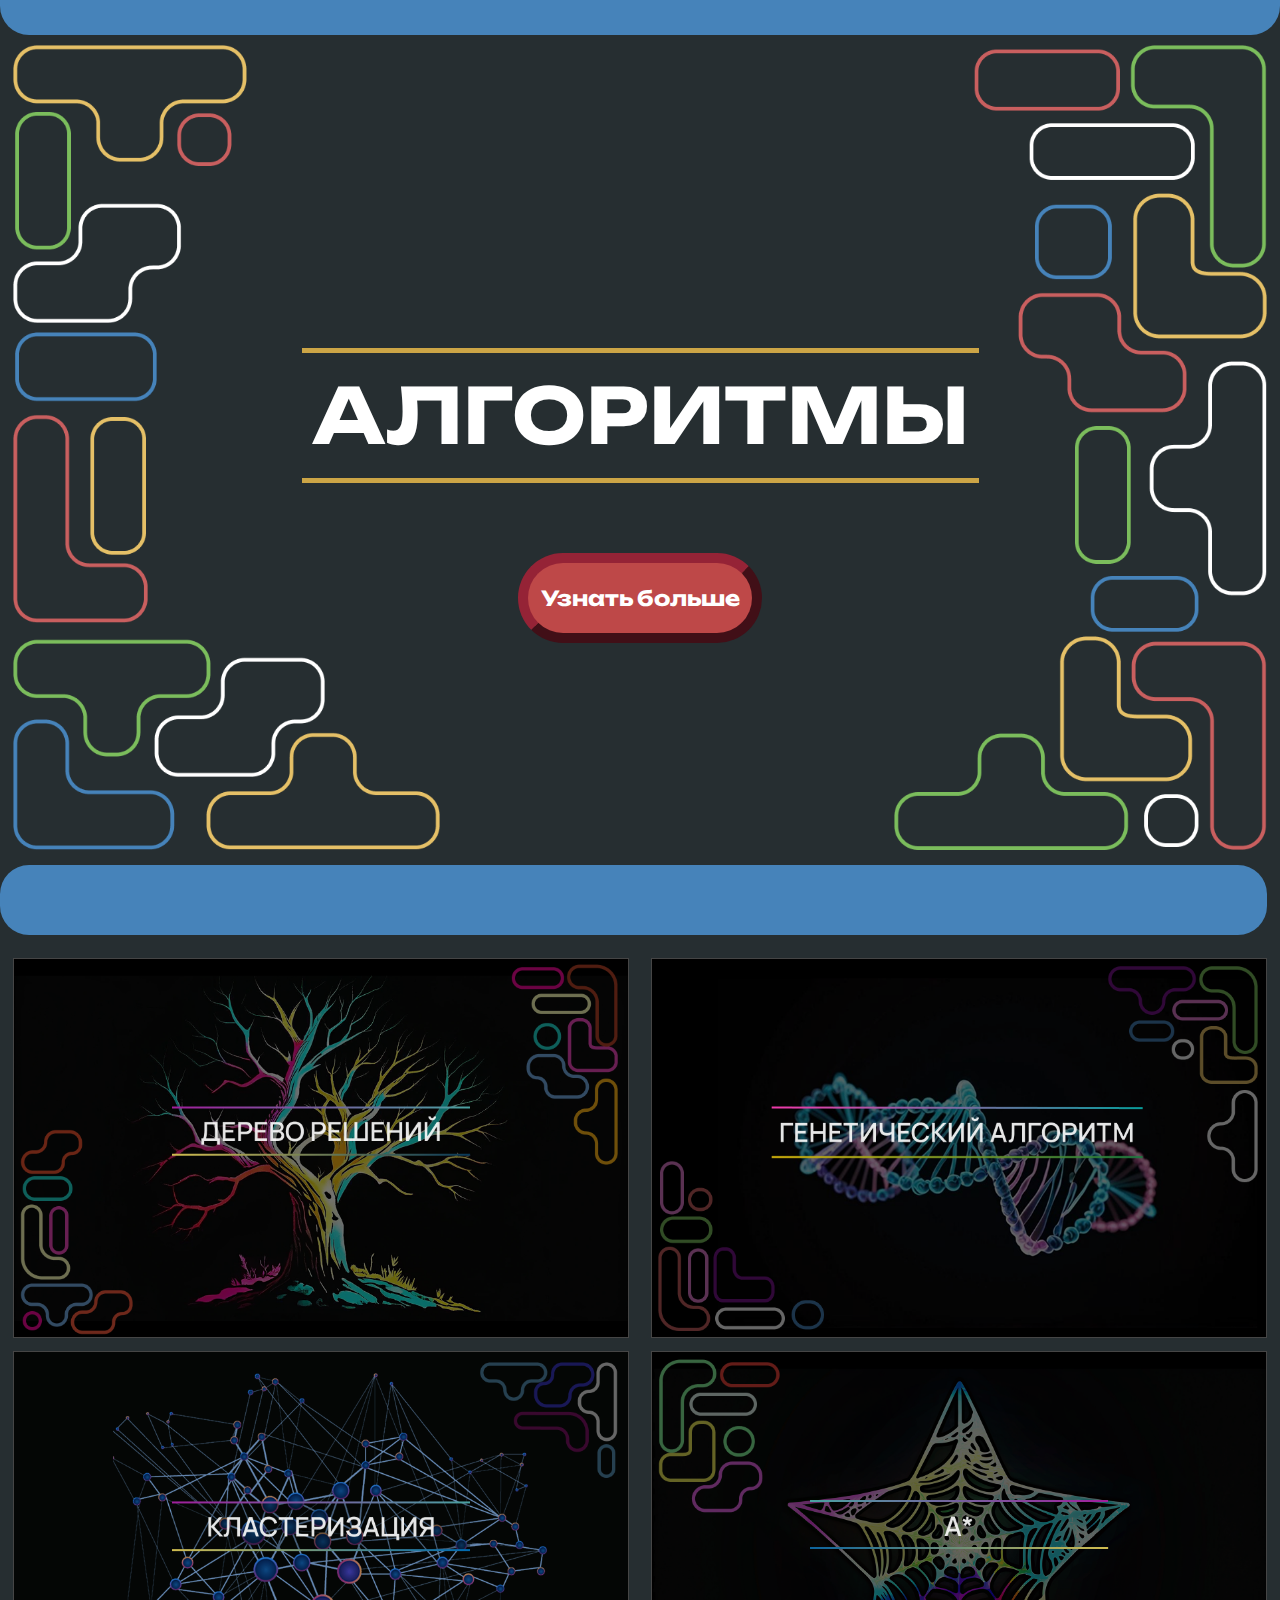
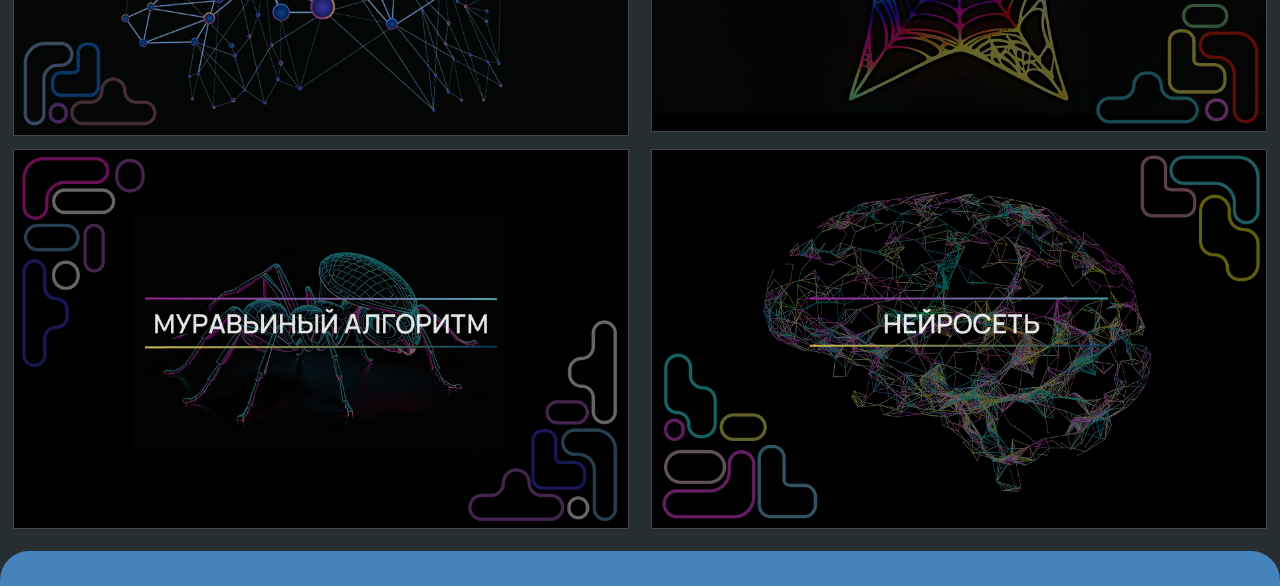
<file: index.html>
<!DOCTYPE html>
<html lang="ru">

<head>
    <meta charset="UTF-8">
    <meta name="viewport" content="width=device-width, initial-scale=1.0">
    <title>Web-Algorithms</title>
    <link rel="stylesheet" href="mainPage/main.css">
    <script src="mainPage/main.js" defer></script>
</head>

<body>
    <div class="wrapper">
        <div class="blue-line" id="top-line"></div>
        <img id="left-tetris" src="mainPage/img/leftTetris.png" alt="">

        <div class="container">
            <h1>АЛГОРИТМЫ</h1>
            <button id="learn-more">Узнать больше</button>
        </div>

        <img id="right-tetris" src="mainPage/img/rightTetris.png" alt="">
        <div class="blue-line" id="first-center-line"></div>
    </div>

    <div class="blue-line" id="second-center-line"></div>

    <div class="algorithms">
        <div class="pair ">
            <img src="mainPage/img/tree.png" alt="">
            <img src="mainPage/img/genetics.png" alt="">
        </div>

        <div class="pair">
            <img src="mainPage/img/cluster.png" alt="">
            <a href="A-STAR/index.html"><img src="mainPage/img/star.png" alt=""></a>
        </div>

        <div class="pair">
            <img src="mainPage/img/ant.png" alt="">
            <img src="mainPage/img/neural.png" alt="">
        </div>
    </div>

    <div class="blue-line" id="bottom-line"></div>
</body>

</html>
</file>
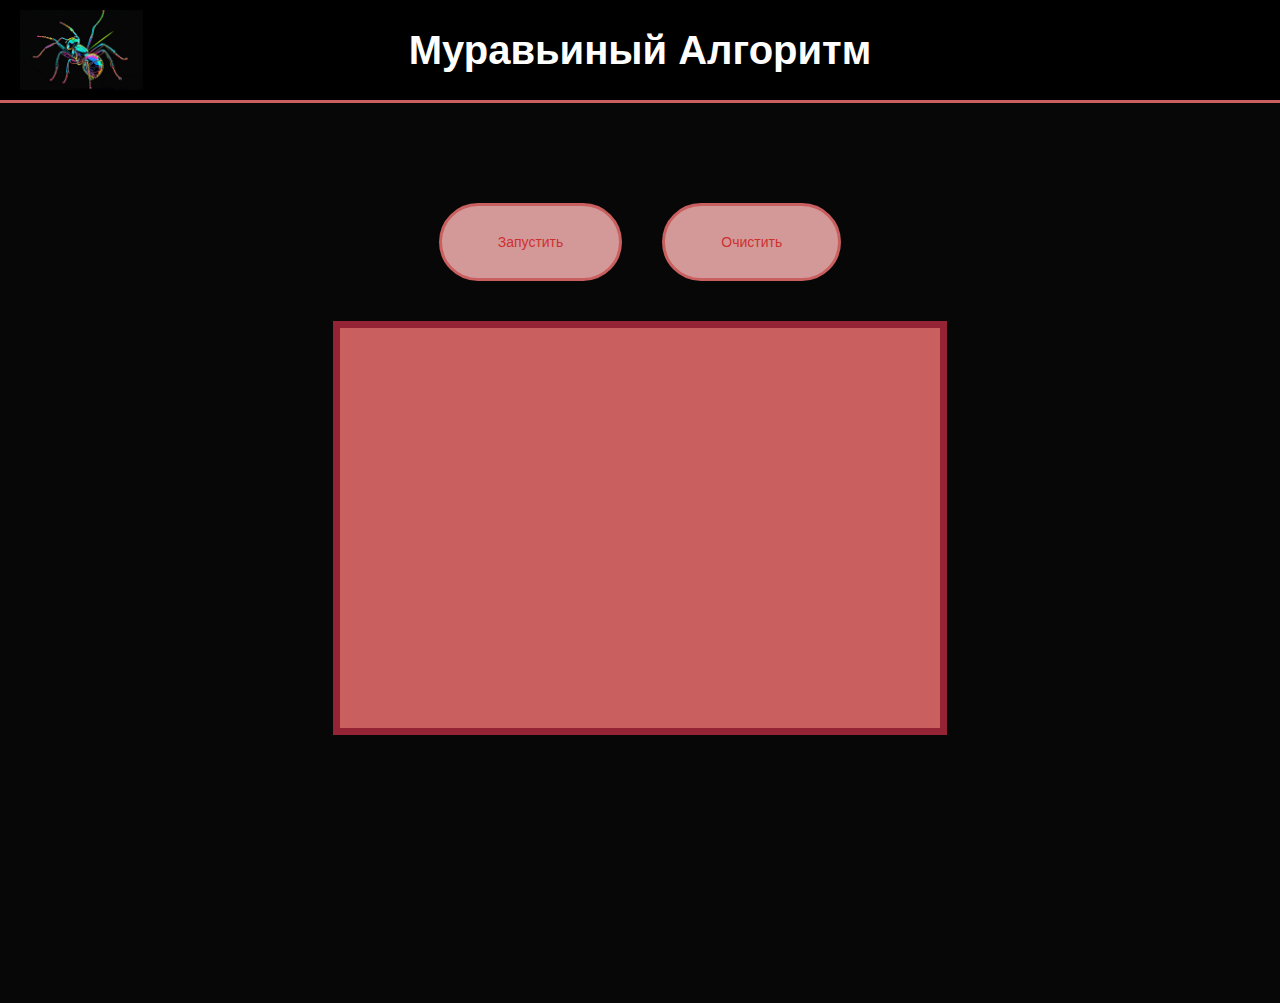
<file: antAlc/index.html>
<!DOCTYPE html>
<html lang="ru">
<head>
  <meta charset="UTF-8">
  <link rel="stylesheet" type="text/css" href="main.css">
  <title>Муравьиный Алгоритм</title>
</head>
<body>
<header>
  <div class="header-container">
    <img src="муравей.jpg" class="antHead">
    <div class="text-container">
      <h1>Муравьиный Алгоритм</h1>
    </div>
  </div>
</header>
<div class="gradient-container">
  <div class="buttons">
    <button class="buttonsFor">Запустить</button>
    <button class="buttonsFor">Очистить</button>
  </div>
  <canvas id="canVas" width="600" height="400"></canvas>
</div>
<script src="ant.js"></script>
</body>
</html>
</file>
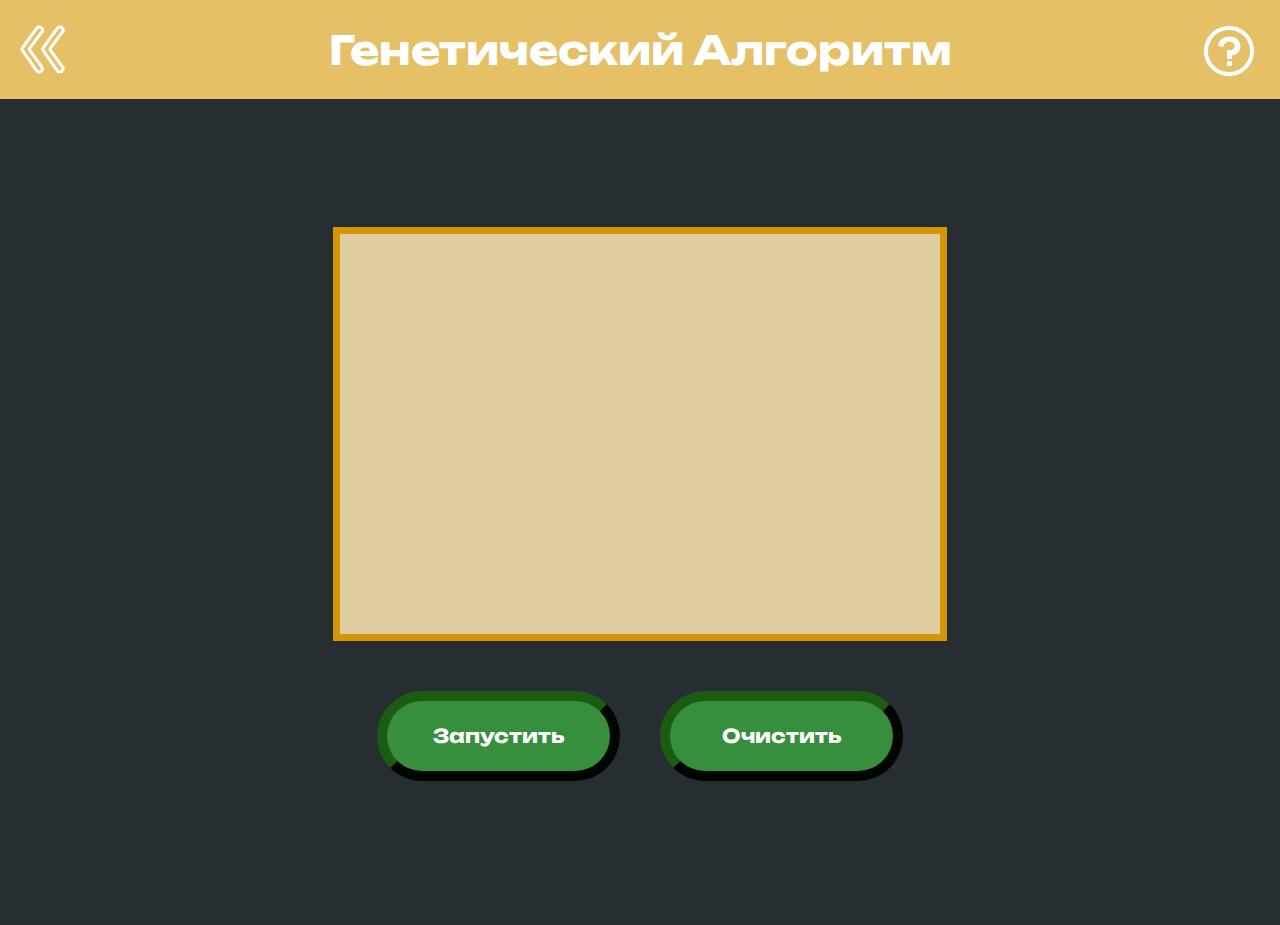
<file: genetic/index.html>
<!DOCTYPE html>
<html lang="ru">
<head>
  <meta charset="UTF-8">
  <link rel="stylesheet" type="text/css" href="main.css">
  <title>Генетический Алгоритм</title>
</head>
<body>
  <header class="header-container">
    <a href="../index.html" id="back"><img src="imgGen/back.png" alt="Назад"></a>
    <h1 class="title">Генетический Алгоритм</h1>
    <button id="learn-more"><img src="imgGen/learnMore.png" alt="Узнать больше"></button>
</header>
<div class="algorithm-container">
  <div class="buttons">
    <button class="buttonsFor">Запустить</button>
    <button class="buttonsFor">Очистить</button>
  </div>
  <div class="canvas-wrapper">
    <canvas id="canVas" width="600" height="400"></canvas>
  </div>
</div>
<div id="myNotification" class="custom-notification hidden">
    <div class="custom-notification-box">
        <p id="notificationText"></p>
        <button onclick="closeNotification()">OK</button>
    </div>
</div>
<script src="gen.js"></script>
</body>
</html>
</file>
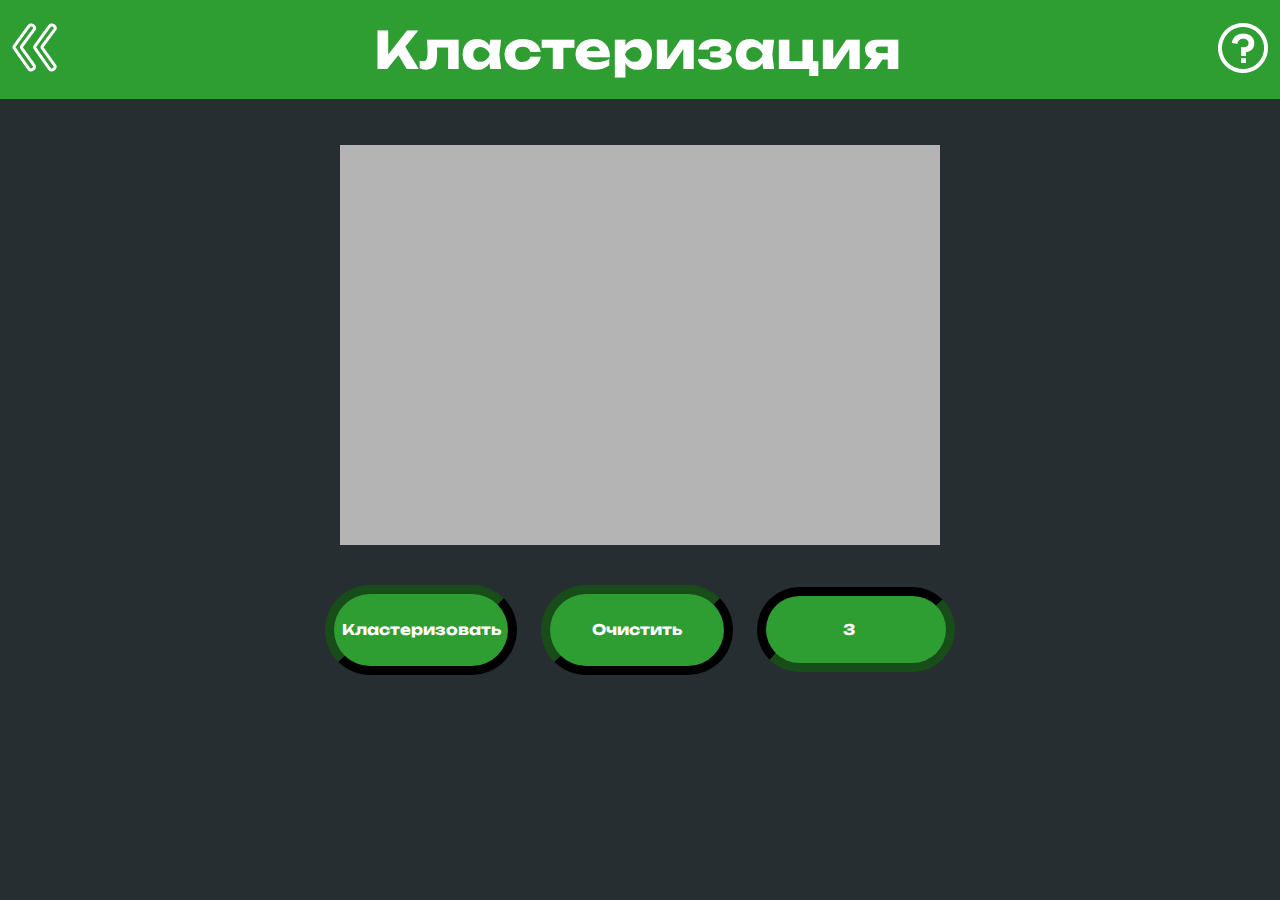
<file: cluster.html>
<!DOCTYPE html>
<html lang="ru">
<head>
    <meta charset="UTF-8">
    <title>Алгоритм кластеризация</title>
    <link rel="stylesheet" href="clusterPage/cluster.css">
</head>
<body>
    <header>
        <a href="../index.html" id="back"><img src="back.png" alt=""></a>
        <h1>Кластеризация</h1>
        <button id="learn-more"><img src="learnMore.png" alt=""></button>
    </header>

    <div class="container">
        <canvas id="canvas" width="600" height="400"></canvas>
    </div>

    <div class="controls">
        <button id="clusterButton">Кластеризовать</button>
        <button id="clearButton">Очистить</button>
        <input type="number" id="kInput" value="3" min="1">
    </div>

    <script src="clusterPage/cluster.js"></script>
</body>
</html>
</file>
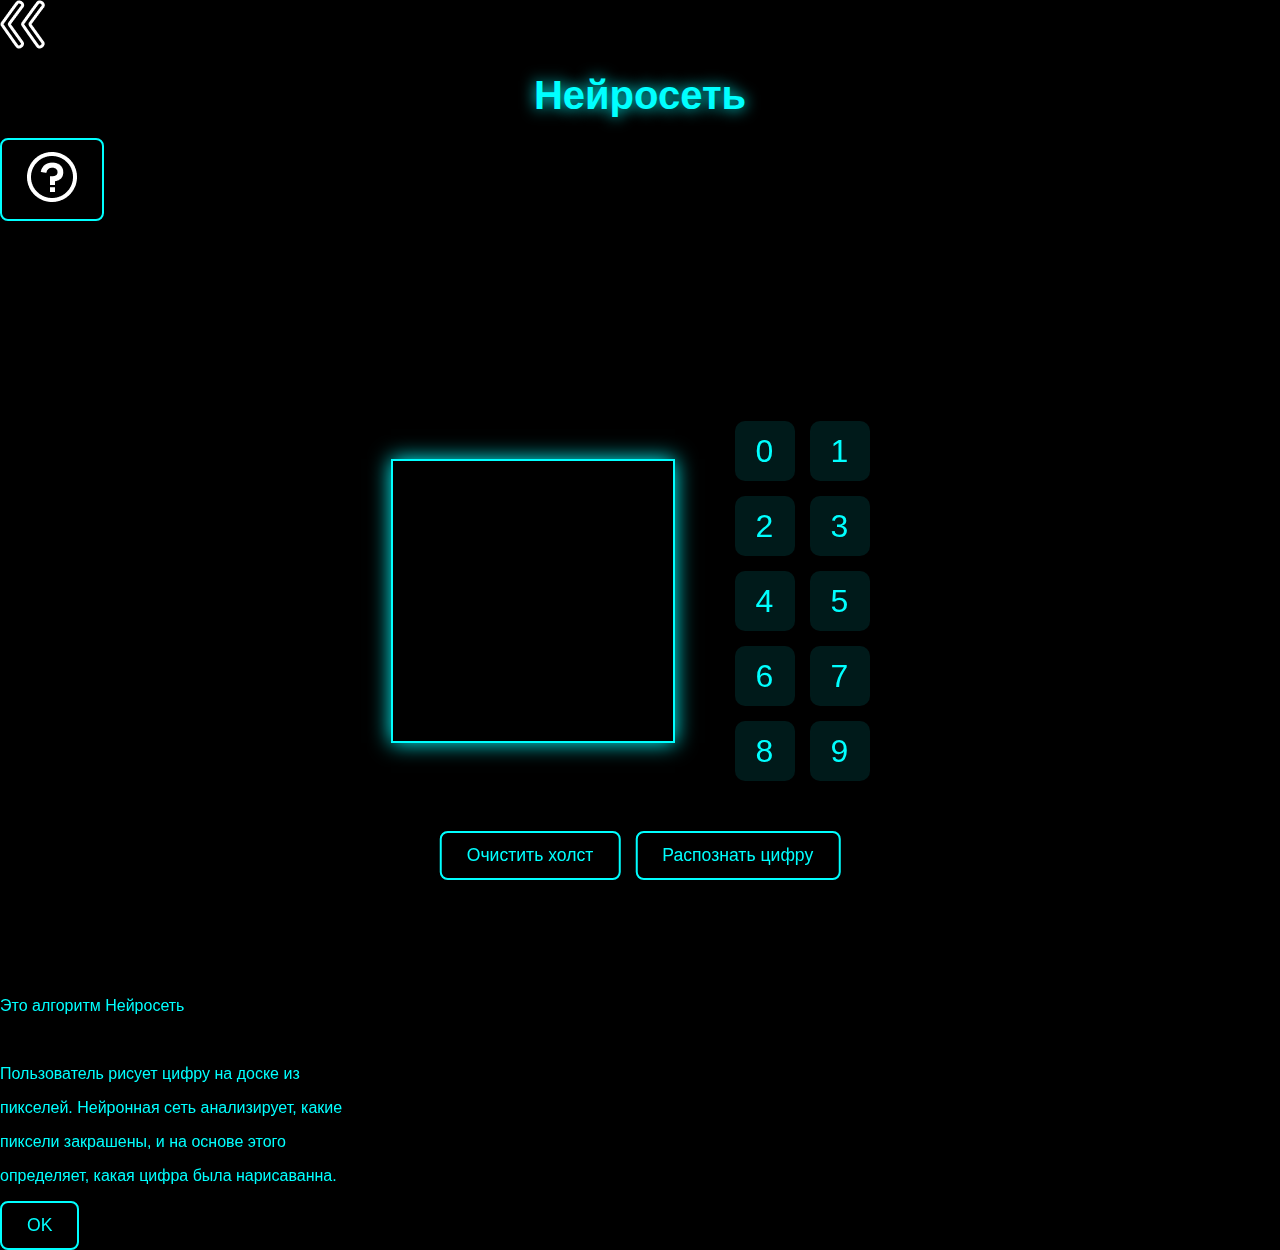
<file: neuralPage/neural.html>
<!DOCTYPE html>
<html lang="ru">
<head>
    <meta charset="UTF-8">
    <title>Алгоритм Нейросеть</title>
    <link rel="stylesheet" href="neural.css">
</head>
<body>
    <header>
        <a href="../index.html" id="back"><img src="back.png" alt=""></a>
        <h1>Нейросеть</h1>
        <button id="learn-more"><img src="learnMore.png" alt=""></button>
    </header>
    
    <div class="container">
        <canvas id="canvas" width="300" height="300"></canvas>
        <div class="digits" id="digitsContainer"></div>
    </div>
    <div class="buttons">
        <button id="clearButton">Очистить холст</button>
        <button id="recognizeButton">Распознать цифру</button>
    </div>
    <div id="notification" class="custom-notification hidden">
        <div class="custom-notification-box">
            <p>Это алгоритм Нейросеть</p>
            <br>
            <p>Пользователь рисует цифру на доске из</p>
            <p>пикселей. Нейронная сеть анализирует, какие</p>
            <p>пиксели закрашены, и на основе этого</p>
            <p>определяет, какая цифра была нарисаванна.</p>
            <button id="close-notification">OK</button>
        </div>
    </div>
    <script src="neural.js"></script>
</body>
</html>
</file>
<file: mainPage/main.css>
@import url('https://fonts.googleapis.com/css2?family=Unbounded:wght@200..900&display=swap');

* {
    margin: 0;
    padding: 0;
}

body {
    font-family: "Unbounded", sans-serif; 
    font-weight: 800;
    color: #fff;
    background-color: #262E31;
    overflow-x: hidden;
}

a {
    text-decoration: none;
}

.wrapper {
    max-width: 100dvw;
    height: 100dvh;
    position: relative;
}

#left-tetris {
    float: left;
    margin-left: 1%;
    height: calc(100% - 60px - 35px);
}

#right-tetris {
    float: right;
    margin-right: 1%;
    height: calc(100% - 60px - 35px);
}

h1 {
    font-size: 6dvw;
    text-align: center;
    border-top: 5px solid #CCA546;
    border-bottom: 5px solid #CCA546;
    padding: 15px 10px;
}

.container {
    position: absolute;
    width: 100dvw;
    height: 100dvh;
    display: flex;
    justify-content: center;
    align-items: center;
    flex-direction: column;
    gap: 70px;
}

.blue-line {
    max-width: 100dvw;
    border-top: 35px solid #4683BA;
}

#top-line {
    margin-bottom: 0.8%;
    border-bottom-right-radius: 29px;
    border-bottom-left-radius: 29px;
}

#first-center-line {
    width: 99dvw;
    position: absolute;
    bottom: 0;
    border-top-right-radius: 29px;
    border-top-left-radius: 29px;
}

.yellow-line {
    width: 43px;
    border-top: 5px solid #CCA546;
}

#learn-more {
    background: #BE4848;
    color: #fff;
    font-family: "Unbounded", sans-serif; 
    font-size: 2.3dvh;
    font-weight: 700;
    border-radius: 60px;
    width: 19dvw;
    height: 10dvh;
    border-width: 10px;
    border-color: #952336;
    transition: 500ms;
    cursor: pointer;
}

/* эффект наведения на кнопку */
.container button:hover {
    transform: scale(1.1);
}

#second-center-line {
    width: 99dvw;
    border-bottom-right-radius: 29px;
    border-bottom-left-radius: 29px;
    margin-bottom: 1dvh;
}

.algorithms img {
    width: 48dvw;
    margin-top: 1.5dvh;
    transition: 500ms;
    cursor: pointer;
    border: 0.2px solid #454545;
}

.algorithms img:hover {
    transform: scale(0.9);
}

.pair {
    display: flex;
    margin-left: 1dvw;
    margin-right: 1dvw;
    justify-content: space-between;
}

#bottom-line {
    margin-top: 1.7%;
    border-top-right-radius: 29px;
    border-top-left-radius: 29px;
}
</file>
<file: antAlc/main.css>
html {
    width: 100%;
    height: 100%;
    font-family: 'Vela Sans', sans-serif;
}

body {
    background-color: #262E31;
    background-color: #070707;
    color: white;
    margin: 0;
    overflow: hidden;
}

.header-container {
    display: flex;
    align-items: center;
    justify-content: center;
    position: relative;
    height: 100px;
    background-color: black;
    padding-left: 100px;
}

.antHead {
    position: absolute;
    left: 20px;
    height: 80px;
    width: auto;
    max-height: 80%;
    top: 50%;
    transform: translateY(-50%);
    object-fit: contain;
}
.text-container {
    width: 100%;
    font-size: 20px ;
    text-align: center;
    margin-left: -100px;

}
h1 {
    margin: 0;
    padding: 0;
    color: #FFFFFF(247, 195, 233);
}
.header-container {
    display: flex;
    align-items: center;
    justify-content: center;
    position: relative;
    height: 100px;
    background-color: black;
    padding-left: 100px;
    border-bottom: 3px solid #C95F5F; /* Добавляем линию внизу */
}
.gradient-container {

    height: 100vh;
    display: flex;
    flex-direction: column;
    justify-content: flex-start;
    align-items: center;
}


#canVas {
    border: 7px solid #952336;
    background-color: #C95F5F;
    width: 600px;
    height: 400px;
    margin-top: 40px;
}

.buttons {
    display: flex;
    gap: 40px;
    margin-top: 100px;
}

.buttonsFor {
    border: 3px solid #C95F5F;
    background-color: #d39999;
    border-radius: 100px;
    padding: 2em 4em;
    cursor: pointer;
    font-size: 14px;
    color: #ce3030;
    transition: transform 0.5s, color 0.5s, background-color 0.5s;
}

.buttonsFor:hover {
    background-color: #C95F5F;
    border: 3px solid #c9a3a3;
    color: white;
    transform: scale(1.2);
}
</file>
<file: genetic/main.css>
@import url('https://fonts.googleapis.com/css2?family=Unbounded:wght@200..900&display=swap');


body {
    font-family: "Unbounded", sans-serif;
    font-weight: 800;
    color: #fff;
    background-color: #262E31;
    margin: 0;
    overflow-x: hidden;
    overflow-y: hidden;
    min-height: 100vh;
}

a {
    text-decoration: none;
}

.header-container {
    display: flex;
    align-items: center;
    justify-content: space-between;
    height: 11dvh;
    min-height: 80px;
    background-color: #E5C067;
    padding: 0 20px;
    position: relative;
}

.title {
    position: absolute;
    left: 50%;
    transform: translateX(-50%);
}

h1 {
    margin: 0;
    padding: 0;
    color: white;
    font-size: clamp(18px, 4vw, 40px);
    white-space: nowrap;
    overflow: hidden;
    text-overflow: ellipsis;
}

#learn-more {
    background: none;
    border: none;
    cursor: pointer;
    transition: 500ms;
    height: 50px;
    margin-right: 20;
}

#learn-more:hover {
    transform: scale(1.05);
}

#back {
    transition: 500ms;
    height: 50px;
}

#back:hover {
    transform: scale(1.05);
}

.algorithm-container {
    display: flex;
    flex-direction: column;
    align-items: center;
    justify-content: center;
    min-height: 89dvh;
    padding: 20px;
    gap: 50px;
    margin-top: -1.2%;
}

.canvas-wrapper {
    display: flex;
    justify-content: center;
    width: 100%;
    order: 1;
}

#canVas {
    border: 7px solid #d49607;
    background-color: #dfcca1;
    width: 600px;
    height: 400px;
    max-width: 100%;
    cursor: pointer;
}

.buttons {
    display: flex;
    gap: 40px;
    flex-wrap: wrap;
    justify-content: center;
    order: 2;
}

.buttonsFor {
    background: #378f3d;
    font-family: "Unbounded", sans-serif;
    color: white;
    font-size: 2.3dvh;
    font-weight: 700;
    border-radius: 60px;
    width: 19dvw;
    height: 10dvh;
    border-width: 10px;
    border-color: #1c5b13;
    transition: 500ms;
    font-size: 1.5dvw;
}

.buttonsFor:hover {
    transform: scale(1.1);
}

.custom-notification {
    position: fixed;
    top: 0;
    left: 0;
    width: 100vw;
    height: 100vh;
    background-color: rgba(0, 0, 0, 0.4);
    display: flex;
    justify-content: center;
    align-items: center;

}

.custom-notification-box {
    background-color: white;
    padding: 30px;
    border-radius: 20px;
    border: 7px solid #68dd58;
    font-family: "Unbounded", sans-serif;
    color: #333;
    text-align: center;
}

.custom-notification-box button {
    margin-top: 20px;
    padding: 10px 20px;
    font-weight: bold;
    border: none;
    border-radius: 10px;
    background-color: #dc6f09;
    color: white;
    cursor: pointer;
    transition: 300ms;
}
.hidden{
    display: none;
}
</file>
<file: clusterPage/cluster.css>
@import url('https://fonts.googleapis.com/css2?family=Unbounded:wght@200..900&display=swap');
* {
    margin: 0;
    padding: 0;
}

body {
    font-family: "Unbounded", sans-serif; 
    font-weight: 800;
    color: #ffffff;
    background-color: #262E31;
    overflow-x: hidden;
}

a {
    text-decoration: none;
}

header {
    max-width: 100dvw;
    height: 11dvh;
    display: flex;
    justify-content: space-between;
    align-items: center;
    padding: 0 12px;
    flex-direction: row;
    background-color: #2e9d32;
}

h1 {
    font-size: 4dvw;
}

#learn-more {
    background: none;
    border: none;
    cursor: pointer;
    transition: 500ms;
}

#learn-more:hover {
    transform: scale(1.05);
}

#back {
    transition: 500ms;
}

#back:hover {
    transform: scale(1.05);
}

.container {
    display: flex;
    justify-content: center;
    align-items: center;
    padding: 20px;
}

canvas {
    margin-top: 2vw;
    background-color: #b4b4b4; 
    cursor: crosshair;
    width: 600px; 
    height: 400px; 
}

.controls button {
    background: #2e9d32; 
    color: #fff;
    font-family: "Unbounded", sans-serif;
    font-size: 1.15dvw; 
    font-weight: 700;
    border-radius: 60px;
    width: 15dvw; 
    height: 10dvh; 
    border-width: 1dvh;
    border-color: #184d1a;
    transition: 500ms;
    cursor: pointer;
    margin: 0 10px;  
}

button:hover {
    transform: scale(1.1);
}

.controls {
    text-align: center;
    padding: 20px;
} 

#kInput {
    background: #2e9d32;
    color: #fff;
    font-family: "Unbounded", sans-serif;
    font-size: 1.15dvw;
    font-weight: 700;
    border-radius: 60px;
    width: 14dvw;
    height: 7.5dvh;
    border-width: 1dvh;
    border-color: #184d1a;
    transition: 500ms;
    cursor: pointer;
    margin: 0 10px;
    text-align: center;
}

.custom-notification {
position: fixed;
top: 0;
left: 0;
width: 100vw;
height: 100vh;
background-color: rgba(0, 0, 0, 0.4);
display: flex;
justify-content: center;
align-items: center;
z-index: 1;
}

.custom-notification-box {
background-color: white;
padding: 30px;
border-radius: 20px;
border: 7px solid #4683BA;
font-family: "Unbounded", sans-serif;
color: #333;
text-align: center;
}

.custom-notification-box button {
margin-top: 20px;
padding: 10px 20px;
font-weight: bold;
border: none;
border-radius: 10px;
background-color: #AB5CBD;
color: white;
cursor: pointer;
transition: 300ms;
}

.hidden {
    display: none;
  }
</file>
<file: neuralPage/neural.css>
@import url('https://fonts.googleapis.com/css2?family=Unbounded:wght@200..900&display=swap');
body {
    margin: 0;
    padding: 0;
    height: 100%; 
    overflow: hidden; 
    background: #000;
    color: #0ff;
    font-family: Arial, sans-serif;
}

h1 {
    text-shadow: 0 0 15px #0ff;
    margin: 20px 0;
    font-size: 2.5em;
    text-align: center;
}

hr {
    border: none;
    height: 1px;
    background-color: #0ff; 
  }

.container {
    display: flex;
    justify-content: center;
    align-items: center;
    height: calc(100vh - 140px); 
    gap: 40px;
}

#canvas {
    background: #000;
    border: 2px solid #0ff;
    box-shadow: 0 0 20px #0ff;
    cursor: crosshair;
    touch-action: none;
    width: 280px;
    height: 280px;
    image-rendering: pixelated;
}

.digits {
    display: grid;
    grid-template-columns: repeat(2, 1fr);
    gap: 15px;
    padding: 20px;
}

.digit {
    font-size: 2em;
    width: 60px;
    height: 60px;
    display: flex;
    align-items: center;
    justify-content: center;
    border-radius: 10px;
    background: rgba(0, 255, 255, 0.1);
    transition: all 0.3s;
}

.digit.active {
    background: #0ff;
    box-shadow: 0 0 25px #0ff;
    color: #000;
}

.buttons {
    position: fixed;
    bottom: 20px; 
    left: 50%;
    transform: translateX(-50%);
    display: flex;
    gap: 15px;
}

button {
    padding: 12px 25px;
    font-size: 1.1em;
    background: transparent;
    color: #0ff;
    border: 2px solid #0ff;
    border-radius: 8px;
    cursor: pointer;
    transition: all 0.3s;
}

button:hover {
    background: #0ff;
    color: #000;
    box-shadow: 0 0 15px #0ff;
}
</file>
